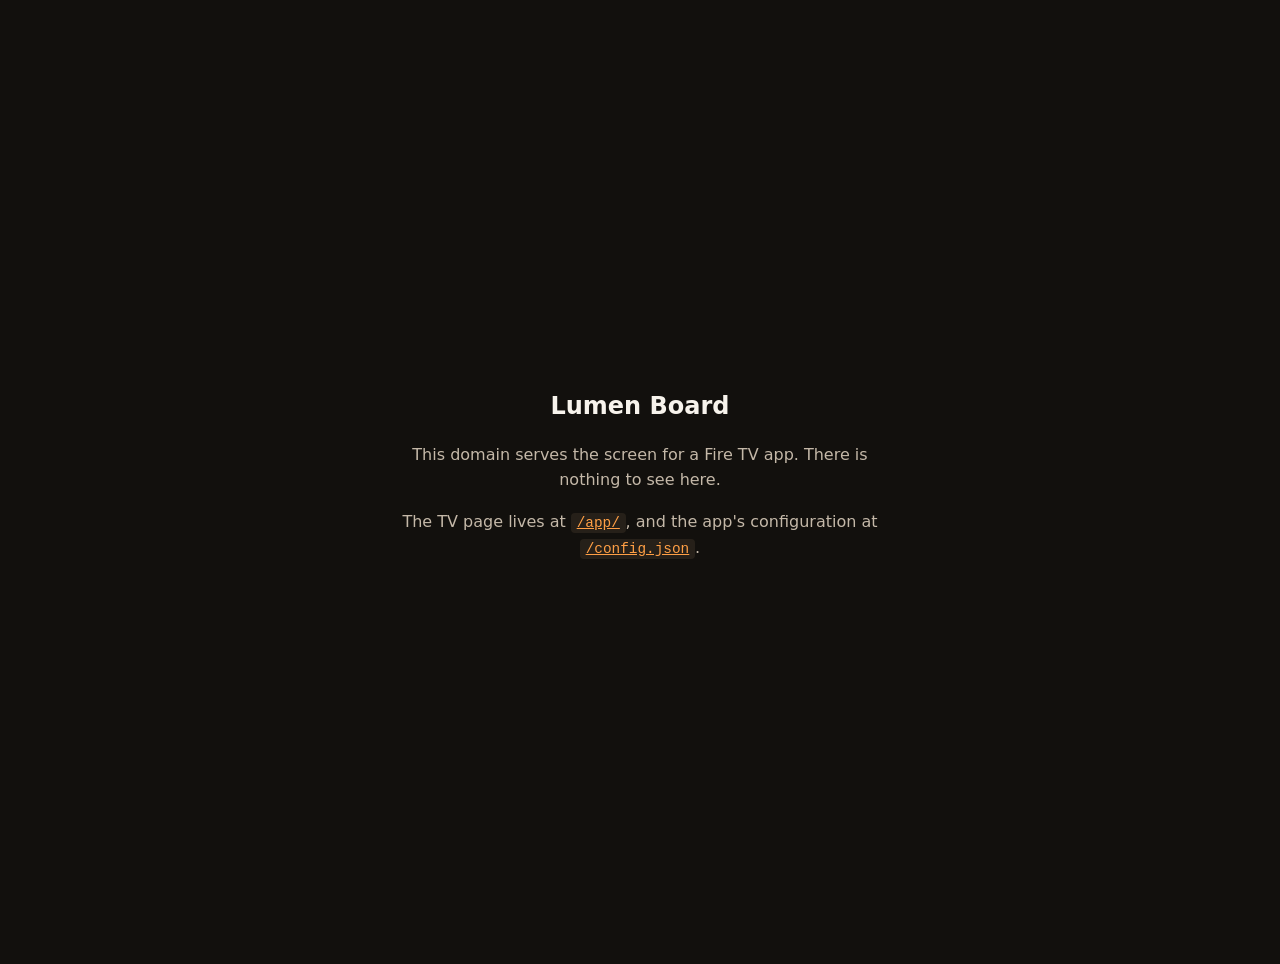
<file: index.html>
<!doctype html>
<html lang="en">
<head>
<meta charset="utf-8">
<meta name="viewport" content="width=device-width,initial-scale=1">
<title>Lumen Board</title>
<style>
  :root { color-scheme: dark; }
  body {
    margin: 0; min-height: 100vh;
    display: flex; align-items: center; justify-content: center;
    background: #12100D; color: #C4B8A8;
    font: 16px/1.6 system-ui, -apple-system, "Segoe UI", Roboto, sans-serif;
    text-align: center; padding: 2rem;
  }
  .card { max-width: 32rem; }
  h1 { color: #F7F3EC; font-size: 1.5rem; font-weight: 600; margin: 0 0 .75rem; }
  a { color: #FF9F45; }
  code { background: #262019; padding: .15em .4em; border-radius: 4px; font-size: .9em; }
</style>
</head>
<body>
  <div class="card">
    <h1>Lumen Board</h1>
    <p>This domain serves the screen for a Fire TV app. There is nothing to see here.</p>
    <p>The TV page lives at <a href="app/"><code>/app/</code></a>, and the app's
       configuration at <a href="config.json"><code>/config.json</code></a>.</p>
  </div>
</body>
</html>
</file>
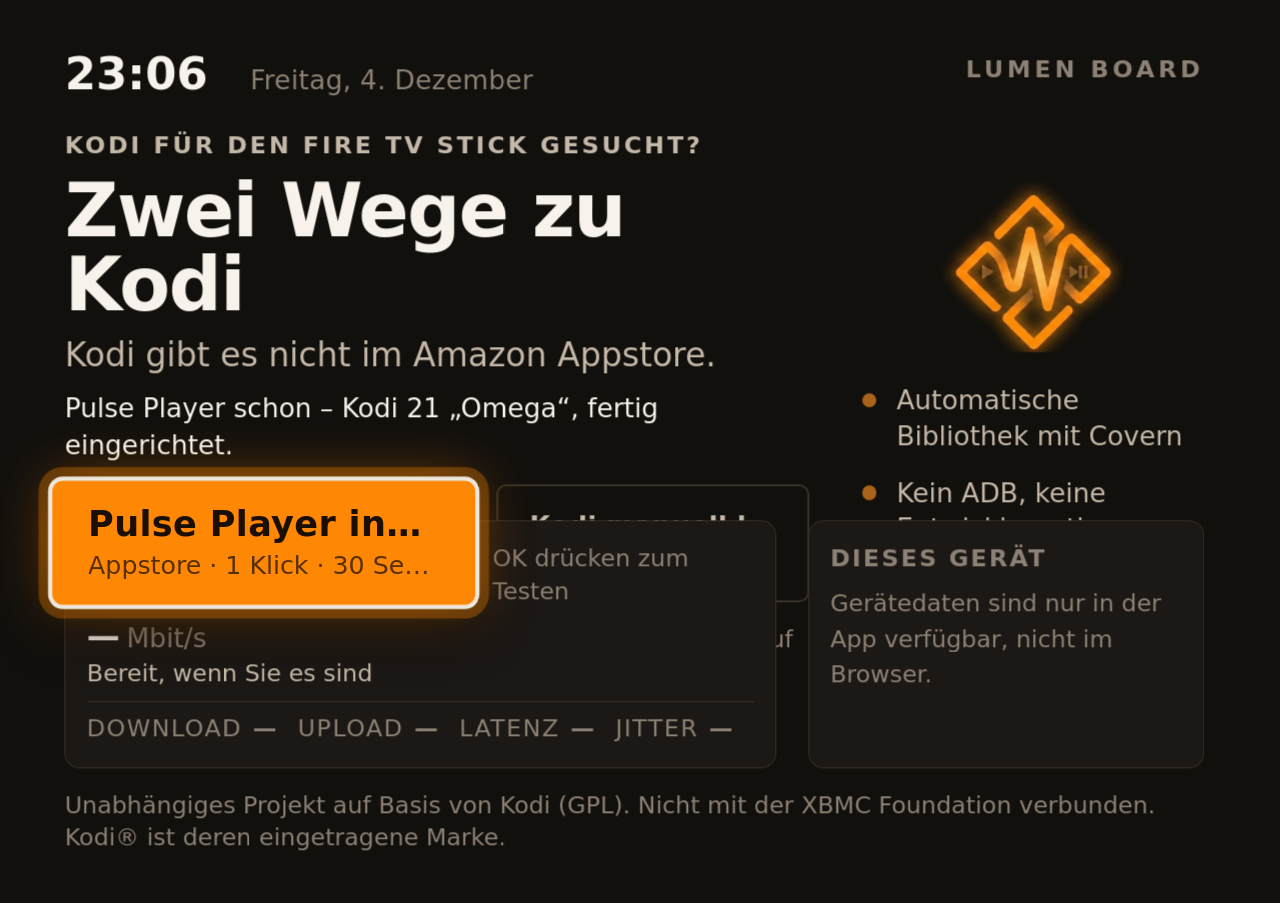
<file: app/index.html>
<!doctype html>
<html lang="en">
<head>
<meta charset="utf-8">
<!-- A TV WebView reports a real pixel viewport; boot.js drives all sizing from
     viewport height, so no scaling hints are wanted here. -->
<meta name="viewport" content="width=device-width,initial-scale=1,user-scalable=no">
<meta name="theme-color" content="#0B0E14">
<meta name="color-scheme" content="dark">
<!-- Fallback only. strings.js is the single source of truth for the name;
     app.js overwrites this on boot. Change it there, not here. -->
<title>KD Fireboard</title>
<link rel="manifest" href="manifest.webmanifest">

<link rel="stylesheet" href="css/tokens.css">
<link rel="stylesheet" href="css/themes.css">
<link rel="stylesheet" href="css/base.css">
<link rel="stylesheet" href="css/tv.css">

<!-- boot.js must run before anything else: it installs the on-screen error
     trap. If it loads late, a parse error anywhere else is an invisible black
     screen with no way to diagnose it from a sofa. -->
<script src="js/boot.js"></script>
</head>

<body>

  <div id="stage">

    <!-- Absolutely positioned, so it sits outside the column flow and
         cannot push the tiles around. Text is set by app.js. -->
    <div class="wordmark" id="wordmark"></div>

    <div class="clock" id="clock"></div>

    <!-- The offer. Empty and hidden unless config.json carries a `promo`
         block, so an app without one is completely unaffected. -->
    <div class="promo" id="promo" style="display:none"></div>

    <!-- The manual route. A second screen, not a panel: it takes the whole
         stage when open. Filled in by promo.js the first time it is asked for,
         so an app whose config has no `guide` never pays for it. -->
    <div class="guide" id="guide" style="display:none"></div>

    <div class="tiles">
      <!-- data-focusable is what nav.js collects. Anything actionable must
           carry it, or it is unreachable by remote and Amazon will fail it. -->
      <div class="tile" id="tile-speed"  data-focusable tabindex="0"></div>
      <div class="tile" id="tile-system" data-focusable tabindex="0"></div>
    </div>

    <!-- Empty in v1. .actions:empty collapses it, so the layout reads as
         finished rather than as something with a hole in it. -->
    <div class="actions" id="actions"></div>

    <!-- Fine print sits at the foot of the stage, not inside the promo block:
         as a wrapped flex child it escaped the promo's box and rendered behind
         the tiles. -->
    <div class="promo-legal" id="promo-legal"></div>

  </div>

  <div class="toast" id="toast"></div>

  <!-- A TV has no dev tools. This is where errors go. -->
  <div id="fatal">
    <h2>Something went wrong on this screen</h2>
    <pre></pre>
    <p class="hint">Hold the Home button and reopen the app to try again.</p>
  </div>

  <script src="js/strings.js"></script>
  <script src="js/bridge.js"></script>
  <script src="js/nav.js"></script>
  <script src="js/widgets/clock.js"></script>
  <script src="js/widgets/speed.js"></script>
  <script src="js/widgets/system.js"></script>
  <script src="js/widgets/promo.js"></script>
  <script src="js/app.js"></script>
</body>
</html>
</file>
<file: app/css/tokens.css>
/* ---------------------------------------------------------------------------
   Design tokens.

   Every value here is chosen for a screen watched from ~10 feet on hardware
   that may be a $25 stick. Nothing is decorative-by-accident: if you change a
   number, read the comment first.
   --------------------------------------------------------------------------- */

:root {
  /* Surfaces.
     Not #000. Pure black bands badly on cheap LCD panels and makes the panel
     bezel edge visible as a lighter frame in a dark room. */
  --bg:        #0B0E14;
  --bg-1:      #141924;
  --bg-2:      #1C2231;
  --bg-3:      #262E3F;
  --line:      #2A3244;

  /* Ink.
     Not #FFF. Pure white halates (blooms) on bright TV panels and is fatiguing
     at 10 feet. #F2F5FA reads as white without the glare. */
  --ink-hi:    #F2F5FA;
  --ink-mid:   #A6B0C3;
  --ink-low:   #6C7893;

  --accent:     #4EA8FF;
  --accent-dim: #2B6FB5;

  /* The accent again as bare RGB channels. The focus halo needs the accent at
     22% alpha, and rgba() cannot take a hex custom property — so the channels
     have to be available separately. color-mix() would be the modern answer;
     it is Chrome 111+, far past the Fire OS 6/7 baseline. */
  --accent-rgb: 78, 168, 255;
  --on-accent:  #0B0E14;

  /* --- Call to action -----------------------------------------------------
     Sampled from the Pulse Player icon itself (#FE8703), not guessed and not
     Amazon's #FF9900 — so the button and the product's own mark are the same
     colour on screen.

     Deliberately NOT --accent. The page chrome stays cool grey-blue and this is
     the only saturated colour anywhere on it, which is what makes the button
     read as "the one thing to press" rather than as another blue element among
     blue elements. Spreading it around would destroy that. */
  --cta:      #FE8703;
  --cta-rgb:  254, 135, 3;
  --cta-dim:  #A9631A;
  /* Warm near-black rather than #000: pure black on a saturated orange looks
     harsh and cheap at 10 feet. */
  --on-cta:   #1A0F02;


  /* The focus ring. Near-white on every theme, but warmed per theme so it
     never reads as a cold sticker pasted onto a warm palette. */
  --focus-ring: rgba(255, 255, 255, .92);
  --warm:       #FFB454;
  --ok:         #4ADE80;
  --warn:       #FBBF24;
  --bad:        #F87171;

  /* Type scale.
     boot.js sets the root font-size from viewport height, so 1rem is ~32px at
     1080p, ~21px at 720p and ~64px at 4K. That clears Amazon's body-text floor
     (14sp, about 28px at 1080p) and means one layout serves every panel
     instead of three sets of media queries. */
  --t-hero: 5.00rem;
  --t-xl:   1.70rem;
  --t-lg:   1.25rem;
  --t-md:   1.00rem;
  /* Floor. Nothing smaller than this ships. 0.90rem lands at ~28.6px on
     1080p, which puts even labels and captions over Amazon's 14sp minimum,
     so no string anywhere on the screen is undersized for review. */
  --t-sm:   0.90rem;

  --w-reg:  400;
  --w-med:  500;       /* Thin weights disappear on TV. 500 is the minimum. */
  --w-semi: 600;
  --w-bold: 700;

  --s1: 0.40rem;
  --s2: 0.80rem;
  --s3: 1.20rem;
  --s4: 2.00rem;
  --s5: 3.20rem;

  --r-sm: 0.30rem;
  --r-md: 0.55rem;
  --r-lg: 0.85rem;

  /* Motion.
     140ms is the sweet spot: long enough to read as movement, short enough
     that a slow stick still feels responsive. Anything over ~200ms on a
     focus change reads as lag, not polish. */
  --dur-fast: 120ms;
  --dur:      140ms;
  --dur-slow: 260ms;
  --ease: cubic-bezier(.2, .7, .3, 1);

  /* Safe area. Amazon asks that everything sit inside the inner 90%, i.e.
     clear of the outer 5%. 5.5 rather than 5 because a viewport that rounds
     down, or a panel with slightly more overscan than nominal, eats the
     difference and puts the layout edge back into the danger zone. */
  --safe-x: 5.5vw;
  --safe-y: 5.5vh;
}
</file>
<file: app/css/themes.css>
/* ---------------------------------------------------------------------------
   Themes.

   One page, several brands. tokens.css defines the default; each block here
   overrides it for one `data-theme` value, which boot.js sets from the `?t=`
   parameter in the URL before the first paint.

   Setting it that early matters: if the theme arrived later — from config.json,
   say — the viewer would see the blue palette flash and then turn amber. The
   URL is known at load time, so there is nothing to wait for.

   A theme changes colour AND shape. Two palettes on identical geometry still
   read as the same app wearing a different coat.

   Adding a brand is a block here plus a config file. Nothing else.
   --------------------------------------------------------------------------- */


/* === aurora — cool blue on near-black. The default. ======================= */
/* Declared explicitly rather than left implicit, so the two brands are
   symmetrical and neither is "the special one". */

:root[data-theme="aurora"] {
  --bg:        #0B0E14;
  --bg-1:      #141924;
  --bg-2:      #1C2231;
  --bg-3:      #262E3F;
  --line:      #2A3244;

  --ink-hi:    #F2F5FA;
  --ink-mid:   #A6B0C3;
  --ink-low:   #6C7893;

  --accent:     #4EA8FF;
  --accent-rgb: 78, 168, 255;
  --on-accent:  #0B0E14;

  /* --- Call to action -----------------------------------------------------
     Sampled from the Pulse Player icon itself (#FE8703), not guessed and not
     Amazon's #FF9900 — so the button and the product's own mark are the same
     colour on screen.

     Deliberately NOT --accent. The page chrome stays cool grey-blue and this is
     the only saturated colour anywhere on it, which is what makes the button
     read as "the one thing to press" rather than as another blue element among
     blue elements. Spreading it around would destroy that. */
  --cta:      #FE8703;
  --cta-rgb:  254, 135, 3;
  --cta-dim:  #A9631A;
  /* Warm near-black rather than #000: pure black on a saturated orange looks
     harsh and cheap at 10 feet. */
  --on-cta:   #1A0F02;

  --accent-dim: #2B6FB5;
  --focus-ring: rgba(255, 255, 255, .92);
  --warm:       #FFB454;
  --ok:         #4ADE80;
  --warn:       #FBBF24;
  --bad:        #F87171;

  --r-sm: 0.30rem;
  --r-md: 0.55rem;
  --r-lg: 0.85rem;
}


/* === ember — warm charcoal and amber ====================================== */

:root[data-theme="ember"] {
  /* Warm near-black. Still not #000, for the same banding reason, but the
     whole neutral ramp is pushed towards red so the amber does not look
     pasted onto a cold background. */
  --bg:        #12100D;
  --bg-1:      #1C1815;
  --bg-2:      #262019;
  --bg-3:      #332B22;
  --line:      #3A3128;

  --ink-hi:    #F7F3EC;
  --ink-mid:   #C4B8A8;
  --ink-low:   #8C8175;

  --accent:     #FF9F45;
  --accent-rgb: 255, 159, 69;
  --on-accent:  #12100D;

  /* Same CTA colour as aurora: Pulse Player has one brand orange, whichever
     app shows the offer. */
  --cta:      #FE8703;
  --cta-rgb:  254, 135, 3;
  --cta-dim:  #A9631A;
  --on-cta:   #1A0F02;
  --accent-dim: #B36F2E;
  /* Warm white, not pure white: on the ember palette #FFF reads as a cold
     cut-out sitting on top of the design. */
  --focus-ring: rgba(247, 243, 236, .94);

  /* The upload gauge uses --warm and the download gauge uses --accent. In a
     warm palette those two would be nearly the same colour, so separate them
     by LIGHTNESS instead of hue — which also survives a washed-out panel and
     colour-blind viewers, where a hue shift would not. */
  --warm:       #FFD9A0;

  --ok:         #7BC96F;
  --warn:       #FFC857;
  --bad:        #F2726F;

  /* Tighter corners than aurora. Part of what makes it a different app rather
     than a recolour. */
  --r-sm: 0.20rem;
  --r-md: 0.38rem;
  --r-lg: 0.55rem;
}
</file>
<file: app/css/base.css>
/* Reset + page frame. Deliberately small. */

*, *::before, *::after { box-sizing: border-box; }

html, body {
  margin: 0;
  padding: 0;
  height: 100%;
  overflow: hidden;              /* A TV never scrolls the document. */
  background: var(--bg);
  color: var(--ink-hi);
  font-family: "Inter", "Roboto", "Amazon Ember", system-ui, -apple-system, sans-serif;
  font-weight: var(--w-med);
  font-size: var(--t-md);
  line-height: 1.4;
  -webkit-font-smoothing: antialiased;
  -webkit-tap-highlight-color: transparent;
  text-rendering: optimizeLegibility;
}

/* No text selection, no drag, no long-press menus. This is a remote, not a mouse. */
body {
  -webkit-user-select: none;
  user-select: none;
  -webkit-touch-callout: none;
  cursor: none;                  /* Fire TV has no pointer. Hide the stray cursor. */
}

img { max-width: 100%; -webkit-user-drag: none; }
button { font: inherit; color: inherit; background: none; border: 0; }

::-webkit-scrollbar { width: 0; height: 0; display: none; }

h1, h2, h3, p { margin: 0; }

/* --- Boot / fatal error -----------------------------------------------------
   A TV has no dev tools. If the page throws, the only place the message can go
   is the screen — otherwise you get a black rectangle and no way to tell why. */

#fatal {
  position: fixed;
  top: 0; right: 0; bottom: 0; left: 0;
  display: none;
  padding: var(--safe-y) var(--safe-x);
  background: var(--bg);
  z-index: 9999;
  overflow: auto;
}
#fatal.on { display: block; }
#fatal h2 {
  font-size: var(--t-xl);
  font-weight: var(--w-semi);
  color: var(--bad);
  margin-bottom: var(--s3);
}
#fatal pre {
  font-family: "SF Mono", "Consolas", monospace;
  font-size: var(--t-sm);
  color: var(--ink-mid);
  white-space: pre-wrap;
  word-break: break-word;
  background: var(--bg-1);
  border: 1px solid var(--line);
  border-radius: var(--r-md);
  padding: var(--s3);
  margin-bottom: var(--s3);
}
#fatal .hint { color: var(--ink-low); font-size: var(--t-sm); }

/* --- Utility ---------------------------------------------------------------- */

.dim  { color: var(--ink-mid); }
.dimmer { color: var(--ink-low); }
.num  { font-variant-numeric: tabular-nums; font-feature-settings: "tnum" 1; }
.hidden { display: none !important; }
</file>
<file: app/css/tv.css>
/* ---------------------------------------------------------------------------
   Layout + widgets.

   Baseline is Chromium ~59 (the Fire OS 6/7 WebView). That rules out:
     flex `gap`, `clamp()`, `inset`, `:is()`, `aspect-ratio`, `backdrop-filter`.
   Grid is fine (Chrome 57) but must use `grid-gap`, not the `gap` shorthand.
   --------------------------------------------------------------------------- */

#stage {
  position: absolute;
  top: 0; right: 0; bottom: 0; left: 0;
  padding: var(--safe-y) var(--safe-x);
  display: -webkit-flex;
  display: flex;
  -webkit-flex-direction: column;
  flex-direction: column;
  opacity: 0;
  transition: opacity var(--dur-slow) var(--ease);
  /* Burn-in drift is applied here by clock.js via translate(). */
  will-change: transform, opacity;
}
#stage.ready { opacity: 1; }

/* ========================================================= WORDMARK ====== */
/* Top-right, quiet. It balances the clock in the opposite corner and makes
   the screen read as a product rather than a loose widget, without
   competing with the thing people actually came to look at. */

.wordmark {
  position: absolute;
  top: var(--safe-y);
  right: var(--safe-x);
  font-size: var(--t-sm);
  font-weight: var(--w-semi);
  letter-spacing: .16em;
  text-transform: uppercase;
  color: var(--ink-low);
  white-space: nowrap;
}

/* ============================================================ CLOCK ======= */

.clock {
  -webkit-flex: 0 0 auto;
  flex: 0 0 auto;
  margin-bottom: var(--s5);
}

.clock-time {
  font-size: var(--t-hero);
  font-weight: var(--w-semi);
  line-height: .92;
  letter-spacing: -0.02em;
  color: var(--ink-hi);
  /* Tabular figures. Without this the whole line twitches sideways every time
     a 1 replaces a 0, which is maddening on a screen you only glance at. */
  font-variant-numeric: tabular-nums;
  font-feature-settings: "tnum" 1;
}

.clock-secs {
  font-size: var(--t-lg);
  font-weight: var(--w-med);
  color: var(--ink-low);
  /* Set in em of the SECONDS size, and generous: without real separation the
     eye reads "7:31" + "59" as the single number 73159. */
  margin-left: .5em;
  letter-spacing: 0;
  font-variant-numeric: tabular-nums;
}

.clock-meridiem {
  font-size: var(--t-lg);
  font-weight: var(--w-semi);
  color: var(--ink-mid);
  margin-left: .6em;
  letter-spacing: .04em;
}
.clock-meridiem:empty { margin-left: 0; }   /* 24-hour locales: no dangling gap */

.clock-date {
  font-size: var(--t-lg);
  font-weight: var(--w-med);
  color: var(--ink-mid);
  margin-top: var(--s3);
  letter-spacing: .01em;
}

/* ============================================================= TILES ====== */

.tiles {
  -webkit-flex: 1 1 auto;
  flex: 1 1 auto;
  display: grid;
  grid-template-columns: 1.35fr 1fr;
  grid-gap: var(--s4);
  align-content: end;
  min-height: 0;
}

.tile {
  position: relative;                /* so focus scale() paints above siblings */
  background: var(--bg-1);
  border: 1px solid var(--line);
  border-radius: var(--r-lg);
  padding: var(--s4);
  display: -webkit-flex;
  display: flex;
  -webkit-flex-direction: column;
  flex-direction: column;
  transition:
    -webkit-transform var(--dur) var(--ease),
    transform var(--dur) var(--ease),
    background-color var(--dur) var(--ease),
    border-color var(--dur) var(--ease),
    box-shadow var(--dur) var(--ease);
}

.tile-head {
  display: -webkit-flex;
  display: flex;
  -webkit-align-items: baseline;
  align-items: baseline;
  margin-bottom: var(--s3);
}
.tile-title {
  font-size: var(--t-sm);
  font-weight: var(--w-semi);
  letter-spacing: .09em;
  text-transform: uppercase;
  color: var(--ink-low);
}
.tile-hint {
  margin-left: auto;
  font-size: var(--t-sm);
  color: var(--ink-low);
}

/* --- Focus -----------------------------------------------------------------
   The most important rule in this file. On a TV there is no pointer, so the
   focus ring is the only thing telling the viewer where they are. Scale +
   ring + lift, never colour alone: colour fails on a washed-out panel, in a
   bright room, and for a colour-blind viewer, often all at once. */

[data-focusable] { outline: none; }

/* `.nav-focus` is set by nav.js and is the one that actually matters.
   CSS :focus stops matching the moment the WebView loses window-level focus —
   a system dialog, a launcher overlay, or simply the shell forgetting to call
   requestFocus() — and the highlight silently disappears, leaving a screen
   that looks frozen. The class survives all of that. :focus is kept alongside
   it only so the page still behaves in a desktop browser. */
[data-focusable]:focus,
[data-focusable].nav-focus {
  background: var(--bg-2);
  border-color: rgba(var(--accent-rgb), .30);
  -webkit-transform: scale(1.05);
  transform: scale(1.05);
  box-shadow:
    0 0 0 4px  var(--focus-ring),
    0 0 0 12px rgba(var(--accent-rgb), .22),
    0 18px 44px rgba(0, 0, 0, .55);
  z-index: 2;
}
[data-focusable]:focus .tile-title,
[data-focusable].nav-focus .tile-title { color: var(--ink-mid); }

/* Momentary pressed state. Amazon asks for a visible selected state on OK,
   distinct from the focus state. */
[data-focusable].pressed {
  -webkit-transform: scale(0.99);
  transform: scale(0.99);
  transition-duration: 60ms;
}

/* ======================================================== SPEED TEST ====== */

.speed-body {
  -webkit-flex: 1 1 auto;
  flex: 1 1 auto;
  display: -webkit-flex;
  display: flex;
  -webkit-align-items: center;
  align-items: center;
}

.gauge { -webkit-flex: 0 0 auto; flex: 0 0 auto; margin-right: var(--s4); }
.gauge svg { display: block; width: 7.4rem; height: 7.4rem; }
.gauge-track { stroke: var(--bg-3); }
.gauge-fill  { stroke: var(--accent); transition: stroke-dashoffset 260ms linear, stroke 260ms linear; }
.gauge.up .gauge-fill { stroke: var(--warm); }

.speed-readout { -webkit-flex: 1 1 auto; flex: 1 1 auto; min-width: 0; }

.speed-value {
  font-size: 2.6rem;
  font-weight: var(--w-semi);
  line-height: 1;
  color: var(--ink-hi);
  font-variant-numeric: tabular-nums;
}
.speed-value .unit {
  font-size: var(--t-lg);
  font-weight: var(--w-med);
  color: var(--ink-low);
  margin-left: .25em;
}
.speed-stage {
  font-size: var(--t-md);
  color: var(--ink-mid);
  margin-top: var(--s2);
  min-height: 1.4em;
}
.speed-detail {
  font-size: var(--t-sm);
  color: var(--ink-low);
  margin-top: var(--s1);
  min-height: 1.4em;
}
.speed-detail.error { color: var(--bad); }

.speed-metrics {
  display: -webkit-flex;
  display: flex;
  margin-top: var(--s3);
  padding-top: var(--s3);
  border-top: 1px solid var(--line);
}
.metric { -webkit-flex: 1 1 0; flex: 1 1 0; }
.metric-label {
  font-size: var(--t-sm);
  color: var(--ink-low);
  letter-spacing: .06em;
  text-transform: uppercase;
}
.metric-value {
  font-size: var(--t-lg);
  font-weight: var(--w-semi);
  color: var(--ink-hi);
  font-variant-numeric: tabular-nums;
  margin-top: .1em;
}
.metric-value.pending { color: var(--ink-low); }

/* =========================================================== SYSTEM ======= */

.sys-row {
  display: -webkit-flex;
  display: flex;
  -webkit-align-items: baseline;
  align-items: baseline;
  margin-bottom: var(--s3);
}
.sys-row:last-child { margin-bottom: 0; }
/* 5.5rem, not more. The label column steals width from the value, and the
   longest real string here ("412 MB free of 1.5 GB") wraps to two lines the
   moment the column passes about 6rem — which then overflows the tile. */
.sys-label { font-size: var(--t-sm); color: var(--ink-low); -webkit-flex: 0 0 5.5rem; flex: 0 0 5.5rem; }
.sys-value {
  font-size: var(--t-md);
  color: var(--ink-hi);
  font-variant-numeric: tabular-nums;
  -webkit-flex: 1 1 auto;
  flex: 1 1 auto;
  min-width: 0;              /* let it shrink rather than push the row wider */
}

.bar {
  height: .48rem;
  border-radius: 999px;
  background: var(--bg-3);
  overflow: hidden;
  margin-top: var(--s2);
}
.bar-fill {
  height: 100%;
  border-radius: 999px;
  background: var(--accent);
  width: 0;
  transition: width var(--dur-slow) var(--ease), background-color var(--dur) var(--ease);
}
.bar-fill.warn { background: var(--warn); }
.bar-fill.bad  { background: var(--bad); }

.sys-unavailable {
  font-size: var(--t-sm);
  color: var(--ink-low);
  line-height: 1.5;
}

/* ========================================================== BUTTONS ======= */
/* Empty in v1. These rules exist now so that adding a button later is a pure
   data change to config.json, with no CSS to write at that point. */

.actions {
  -webkit-flex: 0 0 auto;
  flex: 0 0 auto;
  display: -webkit-flex;
  display: flex;
  margin-top: var(--s4);
}
.actions:empty { display: none; }   /* v1: collapses cleanly, leaves no ghost gap */

.action {
  background: var(--bg-1);
  border: 1px solid var(--line);
  border-radius: var(--r-md);
  padding: var(--s3) var(--s4);
  margin-right: var(--s3);
  text-align: left;
  display: -webkit-flex;
  display: flex;
  -webkit-align-items: center;
  align-items: center;
  position: relative;
  transition:
    -webkit-transform var(--dur) var(--ease),
    transform var(--dur) var(--ease),
    background-color var(--dur) var(--ease),
    box-shadow var(--dur) var(--ease);
}
.action-icon { width: 2rem; height: 2rem; margin-right: var(--s3); -webkit-flex: 0 0 auto; flex: 0 0 auto; }
.action-label { font-size: var(--t-md); font-weight: var(--w-semi); color: var(--ink-hi); }
.action-sub { font-size: var(--t-sm); color: var(--ink-low); margin-top: .1em; }

/* =========================================================== TOAST ======== */

.toast {
  position: absolute;
  left: var(--safe-x);
  bottom: var(--safe-y);
  max-width: 34rem;
  background: var(--bg-2);
  border: 1px solid var(--line);
  border-radius: var(--r-md);
  padding: var(--s3) var(--s4);
  font-size: var(--t-md);
  color: var(--ink-hi);
  box-shadow: 0 18px 44px rgba(0, 0, 0, .6);
  opacity: 0;
  -webkit-transform: translateY(.6rem);
  transform: translateY(.6rem);
  transition: opacity var(--dur) var(--ease), -webkit-transform var(--dur) var(--ease), transform var(--dur) var(--ease);
  pointer-events: none;
}
.toast.on { opacity: 1; -webkit-transform: none; transform: none; }

/* ============================================== Not a television ========== */
/* The site is publicly reachable, so somebody will eventually open it on a
   phone. This is the only real breakpoint in the file and it exists purely so
   that visit does not look broken. No Fire TV is anywhere near these
   dimensions (720p is the floor), so none of it can reach the real target. */

@media (max-width: 900px), (max-height: 560px) {
  html, body { overflow: auto; cursor: auto; }

  #stage { position: static; min-height: 100%; }

  .wordmark {
    position: static;
    display: block;
    text-align: right;
    margin-bottom: var(--s3);
  }

  .clock { margin-bottom: var(--s4); }
  .clock-time { font-size: 3rem; }

  .tiles { grid-template-columns: 1fr; align-content: start; }

  /* Gauge beside readout needs roughly 30rem to breathe; below that the text
     column collapses to two words per line. Stack it. */
  .speed-body { display: block; }
  .gauge { margin-right: 0; margin-bottom: var(--s3); }

  /* Four metrics side by side become four unreadable slivers well before this
     width; stack them instead. */
  .speed-metrics { display: block; }
  .metric { margin-bottom: var(--s2); }

  .actions { display: block; }
  .action { margin-right: 0; margin-bottom: var(--s2); }
}

/* =========================================== 720p / low-memory trims ====== */
/* A 720p stick is also the slowest hardware in the fleet. Drop the expensive
   multi-layer shadows there rather than dropping frames. */
@media (max-height: 760px) {
  [data-focusable]:focus,
  [data-focusable].nav-focus { box-shadow: 0 0 0 4px var(--focus-ring), 0 0 0 10px rgba(var(--accent-rgb), .22); }
  .toast { box-shadow: none; }
}



/* ==========================================================================
   PROMO LAYOUT
   Active only when config.json contains a `promo` block; app.js puts
   `.has-promo` on #stage. Without it the page keeps its original layout, so an
   app with no promo is untouched by any of this.

   The trade: the clock and the speed test are what make somebody keep the app
   installed, but they are not what this screen is FOR. They shrink to a header
   and a footer, and the offer takes the middle.

   The hard constraint is VERTICAL. A 16:9 screen at 720p leaves roughly 640px
   inside the safe area, and that has to hold a header, an offer, a footer and
   a legal line. Every size below is chosen against that budget — if you make
   something bigger here, take the room from somewhere else, or the call to
   action slides off the bottom of the screen where nobody will ever press it.
   ========================================================================== */

/* --- clock becomes a header line ---------------------------------------- */

.has-promo .clock {
  display: -webkit-flex;
  display: flex;
  -webkit-align-items: baseline;
  align-items: baseline;
  margin-bottom: var(--s3);
}
.has-promo .clock-time     { font-size: var(--t-xl); letter-spacing: 0; }
.has-promo .clock-secs     { display: none; }   /* ticking seconds are noise up here */
.has-promo .clock-meridiem { font-size: var(--t-md); margin-left: .4em; }
.has-promo .clock-date {
  font-size: var(--t-md);
  margin-top: 0;
  margin-left: var(--s3);
  color: var(--ink-low);
}

/* --- the offer ----------------------------------------------------------- */

.promo {
  -webkit-flex: 1 1 auto;
  flex: 1 1 auto;
  display: -webkit-flex;
  display: flex;
  -webkit-flex-wrap: wrap;
  flex-wrap: wrap;
  -webkit-align-items: center;
  align-items: center;
  min-height: 0;          /* so it can give room back rather than overflow */
}

.promo-main { -webkit-flex: 1 1 0; flex: 1 1 0; min-width: 0; }

.promo-eyebrow {
  font-size: var(--t-sm);
  font-weight: var(--w-semi);
  letter-spacing: .12em;
  text-transform: uppercase;
  color: var(--ink-mid);
  margin-bottom: var(--s1);
}

.promo-title {
  font-size: 2.8rem;
  font-weight: var(--w-bold);
  line-height: 1;
  letter-spacing: -0.02em;
  color: var(--ink-hi);
}

.promo-subtitle {
  font-size: var(--t-lg);
  font-weight: var(--w-med);
  color: var(--ink-mid);
  margin-top: var(--s1);
}

.promo-lead {
  font-size: var(--t-md);
  color: var(--ink-hi);
  line-height: 1.4;
  margin-top: var(--s1);
  max-width: 30rem;
}

/* --- the two actions -----------------------------------------------------
   One row, two buttons, deliberately unequal. See the long note at the top of
   promo.js for why there are two at all.

   They are flex items rather than content-sized inline-blocks on purpose: the
   labels are translatable, and a German string that is fine at 1080p can be
   four characters too wide at 720p. Content sizing would silently wrap the row
   and push the buttons off the bottom of a screen nobody can scroll. Sharing
   the row proportionally cannot overflow, whatever the copy says.

   The 1.35/1 split is the hierarchy in geometry: the primary is a third wider
   before colour is involved at all, so it still reads as the main action on a
   washed-out panel or for a colour-blind viewer. */

.promo-actions {
  display: -webkit-flex;
  display: flex;
  -webkit-align-items: stretch;
  align-items: stretch;   /* equal heights whatever the sublabels say */
  /* s2 not s3: the promo column lands within a few pixels of its vertical
     budget, and this margin is the cheapest place to buy slack without making
     any text smaller. */
  margin-top: var(--s2);
}
/* With nothing to sit beside, the primary goes back to being sized by its own
   label rather than stretching across the whole column. A lone button as wide
   as the paragraph above it reads as a banner, not as something to press. */
.promo-actions.single { display: block; }

.promo-cta,
.promo-alt {
  -webkit-flex: 1.35 1 0;
  flex: 1.35 1 0;
  min-width: 0;           /* required, or a long label refuses to shrink */
  display: block;
  text-align: center;
  padding: var(--s2) var(--s3);
  border-radius: var(--r-md);
  position: relative;
  transition:
    -webkit-transform var(--dur) var(--ease),
    transform var(--dur) var(--ease),
    background-color var(--dur) var(--ease),
    border-color var(--dur) var(--ease),
    box-shadow var(--dur) var(--ease);
}
.promo-actions.single .promo-cta {
  display: inline-block;
  padding: var(--s2) var(--s4);
}

.promo-cta {
  color: var(--on-cta);
  background: var(--cta);
  border: 2px solid var(--cta);
  /* A resting bloom, echoing the glow in the Pulse Player mark. Present even
     unfocused, so the button reads as lit rather than flat — and so the eye
     lands on it before anything else on the screen. */
  box-shadow: 0 6px 26px rgba(var(--cta-rgb), .26);
}

/* The secondary. An outline, never a second fill: two filled buttons side by
   side make the viewer choose, and a viewer choosing is a viewer not pressing.
   This one has to be findable and legible — it is the honest half of the offer
   — without ever being the thing the eye lands on first. */
.promo-alt {
  -webkit-flex: 1 1 0;
  flex: 1 1 0;
  margin-left: var(--s3);
  color: var(--ink-mid);
  background: transparent;
  border: 2px solid var(--line);
}

.cta-label {
  display: block;
  font-size: var(--t-lg);
  font-weight: var(--w-bold);
  line-height: 1.1;
  letter-spacing: .01em;
  /* Never wrap a button label. A two-line label on one button and a one-line
     label on the other makes the row look broken from across a room. */
  white-space: nowrap;
  overflow: hidden;
  text-overflow: ellipsis;
}
/* Smaller on the secondary. Part of the same hierarchy as the width: the two
   labels are not equals and should not be set as equals. */
.promo-alt .cta-label { font-size: var(--t-md); font-weight: var(--w-semi); }

/* The price of each route, in plain words. This line is doing most of the
   persuading on this screen and all of it is true: one is a single press, the
   other is twenty minutes of developer options. Stating both is what makes the
   first believable. */
.cta-sub {
  display: block;
  font-size: var(--t-sm);
  font-weight: var(--w-med);
  line-height: 1.2;
  margin-top: .25em;
  white-space: nowrap;
  overflow: hidden;
  text-overflow: ellipsis;
  /* Carried on the button's own colour at reduced alpha rather than a fixed
     grey, so it stays legible on the orange fill and on the dark outline
     without needing a second rule per theme. */
  opacity: .72;
}

/* The generic focus rule repaints a focused element with the surface colour,
   which would erase the button's fill and leave a grey rectangle. Restate the
   fill so the button grows and gains a ring WITHOUT stopping looking like a
   button. Declared after that rule, so equal specificity resolves here. */
.promo-cta:focus,
.promo-cta.nav-focus {
  background: var(--cta);
  border-color: var(--cta);
  -webkit-transform: scale(1.06);
  transform: scale(1.06);
  box-shadow:
    0 0 0 4px  var(--focus-ring),
    0 0 0 13px rgba(var(--cta-rgb), .30),
    0 0 52px  rgba(var(--cta-rgb), .45),
    0 20px 48px rgba(0, 0, 0, .6);
}

/* Focused, the secondary brightens to full ink and takes the accent — not the
   CTA orange. Borrowing the primary's colour on focus would make the two
   buttons look identical at the exact moment the viewer is deciding between
   them. */
.promo-alt:focus,
.promo-alt.nav-focus {
  background: var(--bg-2);
  color: var(--ink-hi);
  border-color: rgba(var(--accent-rgb), .55);
  -webkit-transform: scale(1.04);
  transform: scale(1.04);
  box-shadow:
    0 0 0 4px  var(--focus-ring),
    0 0 0 12px rgba(var(--accent-rgb), .22),
    0 18px 44px rgba(0, 0, 0, .55);
}

/* The fine print: the terms of the offer AND what pressing OK actually does,
   on ONE line separated by a middot.

   They used to be two stacked lines. Merging them was forced by the second
   button — the action row grew a sublabel inside each button and the left
   column started overflowing its box by ~18px, far enough to touch the footer
   tiles. This was the right 20px to give up: two grey micro-lines under a
   button are visual noise, and neither sentence is weakened by sharing a line.

   Do not delete the "opens the Appstore" half to save more. Saying where a
   button on a shared living-room screen will take you is what removes the
   hesitation before pressing it.

   s2, not s1: the focused primary scales 1.06 and carries a 13px halo, and at
   the smaller margin this line sat inside the glow — which on a TV reads as
   text bleeding out of the button. */
.promo-fine {
  font-size: var(--t-sm);
  color: var(--ink-mid);
  margin-top: var(--s2);
}
.promo-fine .promo-opens { color: var(--ink-low); }

/* --- second column: artwork and benefits --------------------------------- */

/* 30%, down from 36%, and a smaller gutter. The action row now holds two
   buttons instead of one and needs the width more than the bullets do —
   narrowing this column is what keeps both labels on one line each at 720p. */
.promo-side {
  -webkit-flex: 0 0 30%;
  flex: 0 0 30%;
  margin-left: var(--s4);
  min-width: 0;
}

.promo-art { margin-bottom: var(--s2); text-align: center; }
.promo-art img {
  max-width: 100%;
  /* 6.5rem, not larger. The right column has to hold the mark AND three
     benefit lines inside the same height the left column gets, and the mark is
     the part that can shrink without losing meaning. */
  max-height: 6.5rem;
  /* No border or radius: the artwork is a glowing mark on transparency, and a
     frame around a glow looks like a mistake. */
}
/* Only reached when a configured image fails to load. A play glyph beats a
   broken-image icon, and beats a hole in the layout that reads as breakage. */
.promo-art.fallback {
  min-height: 7rem;
  border: 2px solid var(--line);
  border-radius: var(--r-lg);
  background: var(--bg-1);
  display: -webkit-flex;
  display: flex;
  -webkit-align-items: center;
  align-items: center;
  -webkit-justify-content: center;
  justify-content: center;
}
.promo-art.fallback::after {
  content: '';
  width: 0; height: 0;
  border-left: 2rem solid var(--accent);
  border-top: 1.25rem solid transparent;
  border-bottom: 1.25rem solid transparent;
  margin-left: .4rem;
}

.promo-bullets { list-style: none; margin: 0; padding: 0; }
.promo-bullets li {
  display: -webkit-flex;
  display: flex;
  -webkit-align-items: flex-start;
  align-items: flex-start;
  font-size: var(--t-md);
  color: var(--ink-mid);
  line-height: 1.35;
  margin-bottom: var(--s2);
}
.promo-bullets li:last-child { margin-bottom: 0; }
.promo-tick {
  -webkit-flex: 0 0 auto;
  flex: 0 0 auto;
  width: .55em;
  height: .55em;
  border-radius: 999px;
  background: var(--cta-dim);
  margin-right: .75em;
  margin-top: .4em;
}

/* Full width, below both columns. Fine print, but at the same --t-sm floor as
   everything else: a disclaimer nobody can read from the sofa is not one. */
.promo-legal {
  -webkit-flex: 0 0 auto;
  flex: 0 0 auto;
  font-size: var(--t-sm);
  color: var(--ink-low);
  line-height: 1.35;
  margin-top: var(--s2);
}
.promo-legal:empty { display: none; }

/* --- speed and device shrink into a footer ------------------------------- */

.has-promo .tiles {
  -webkit-flex: 0 0 auto;
  flex: 0 0 auto;
  grid-template-columns: 1.25fr 1fr;
  grid-gap: var(--s3);
  align-content: start;
  margin-top: var(--s2);
}
.has-promo .tile { padding: var(--s2); }
.has-promo .tile-head { margin-bottom: var(--s1); }

/* The gauge is the first thing to go: it is 4rem of height for information the
   number beside it already gives. */
.has-promo .gauge { display: none; }
.has-promo .speed-value { font-size: var(--t-lg); }
.has-promo .speed-value .unit { font-size: var(--t-md); }

/* min-height comes off so these collapse when empty instead of holding open a
   gap the footer cannot spare. Errors still appear — they simply do not
   reserve space while nothing is wrong. */
.has-promo .speed-stage,
.has-promo .speed-detail { font-size: var(--t-sm); min-height: 0; margin-top: .2em; }
/* Every pixel taken off the footer is a pixel the offer gets back: the promo
   is the flexible item, so the two trade directly. */
.has-promo .speed-metrics { margin-top: var(--s1); padding-top: var(--s1); }
/* Label and value share a line instead of stacking. Four stacked metrics cost
   about 40px of a footer that has none to give, and read no better. */
.has-promo .metric {
  display: -webkit-flex;
  display: flex;
  -webkit-align-items: baseline;
  align-items: baseline;
}
.has-promo .metric { padding-right: var(--s2); }
.has-promo .metric-label { margin-right: .45em; }
.has-promo .metric-value { font-size: var(--t-sm); margin-top: 0; }

/* The idle blurb is two lines explaining that the test uses real data — worth
   saying when the speed test is the point of the screen, not when it is a
   footer. Errors are exempt: those must never be silently hidden. */
.has-promo .speed-detail { display: none; }
.has-promo .speed-detail.error { display: block; }

.has-promo .sys-row--secondary { display: none; }
.has-promo .sys-row { margin-bottom: var(--s1); }
.has-promo .sys-value { font-size: var(--t-sm); }
.has-promo .bar { height: .34rem; }

/* ==========================================================================
   THE MANUAL ROUTE
   A second screen, shown when the viewer presses the secondary button. Opened
   and closed by promo.js, which puts `.guide-open` on #stage.

   It takes the WHOLE stage: the clock, the offer and the footer tiles all go
   away while it is up. That is not tidiness — six numbered steps at a size
   readable from a sofa do not fit alongside them, and a television must never
   scroll to reach content.
   ========================================================================== */

/* #stage beats `.has-promo .clock` on specificity, which is the point: these
   have to win against the promo layout's own display rules. */
#stage.guide-open .clock,
#stage.guide-open .promo,
#stage.guide-open .tiles,
#stage.guide-open .promo-legal { display: none; }

#stage.guide-open .guide {
  display: -webkit-flex;
  display: flex;
}

.guide {
  -webkit-flex: 1 1 auto;
  flex: 1 1 auto;
  -webkit-flex-direction: column;
  flex-direction: column;
  /* Centred as one block. Pinned to the top, the steps left a hole between
     themselves and the action row that read as a half-loaded screen; the
     alternative — stretching the steps to fill it — spaces six short lines so
     far apart they stop looking like one list. */
  -webkit-justify-content: center;
  justify-content: center;
  min-height: 0;
}

.guide-head { -webkit-flex: 0 0 auto; flex: 0 0 auto; }

.guide-title {
  font-size: var(--t-xl);
  font-weight: var(--w-bold);
  line-height: 1.1;
  letter-spacing: -0.01em;
  color: var(--ink-hi);
}
.guide-lead {
  font-size: var(--t-md);
  color: var(--ink-mid);
  line-height: 1.35;
  margin-top: var(--s1);
  max-width: 46rem;
}

/* Two columns. Six steps stacked vertically is about 400px at this size, which
   with a heading and an action row does not fit inside 720p's safe area. Side
   by side they fit with room to spare, and a wide short block is the shape a
   television wants anyway. */
.guide-body {
  -webkit-flex: 0 0 auto;
  flex: 0 0 auto;
  display: -webkit-flex;
  display: flex;
  -webkit-align-items: flex-start;
  align-items: flex-start;
  margin-top: var(--s3);
  min-height: 0;
}

.guide-steps {
  -webkit-flex: 1 1 0;
  flex: 1 1 0;
  min-width: 0;
  list-style: none;
  margin: 0;
  padding: 0;
}
.guide-steps + .guide-steps { margin-left: var(--s4); }

.guide-steps li {
  display: -webkit-flex;
  display: flex;
  -webkit-align-items: flex-start;
  align-items: flex-start;
  font-size: var(--t-md);
  color: var(--ink-mid);
  line-height: 1.3;
  margin-bottom: var(--s2);
}
.guide-steps li:last-child { margin-bottom: 0; }

/* Numbered, not bulleted. The count IS the argument — "step 5 of 6" tells the
   viewer how long this is going to take faster than any sentence could. */
.guide-num {
  -webkit-flex: 0 0 auto;
  flex: 0 0 auto;
  width: 1.6em;
  height: 1.6em;
  margin-right: .7em;
  border-radius: 999px;
  background: var(--bg-2);
  border: 1px solid var(--line);
  color: var(--ink-low);
  font-size: var(--t-sm);
  font-weight: var(--w-bold);
  line-height: 1.5em;
  text-align: center;
  font-variant-numeric: tabular-nums;
}

/* s5, because the focused primary's halo reaches ~13px past its own edge and
   at s4 it washed over the last step in the left column. */
.guide-foot { -webkit-flex: 0 0 auto; flex: 0 0 auto; margin-top: var(--s5); }

.guide-actions {
  display: -webkit-flex;
  display: flex;
  -webkit-align-items: stretch;
  align-items: stretch;
}
/* Narrower than the main screen's row: here the buttons sit under a block of
   text rather than beside a column, and a full-width pair would read as a
   footer bar rather than as two things to press. */
.guide-cta { -webkit-flex: 0 1 24rem; flex: 0 1 24rem; }
.guide-back { -webkit-flex: 0 1 11rem; flex: 0 1 11rem; }

.guide-foot-note {
  font-size: var(--t-sm);
  color: var(--ink-low);
  line-height: 1.35;
  margin-top: var(--s2);
  max-width: 52rem;
}

/* --- not a television ---------------------------------------------------- */
@media (max-width: 900px), (max-height: 560px) {
  .promo { display: block; }
  .promo-side { margin-left: 0; margin-top: var(--s3); }
  .promo-title { font-size: 2.1rem; }

  /* Off a TV there is no D-pad and no 10-foot distance, so the row can stack.
     Wrapping is what stops two full-size buttons from crushing each other on a
     phone-width browser window. */
  .promo-actions,
  .guide-actions {
    -webkit-flex-wrap: wrap;
    flex-wrap: wrap;
  }
  .promo-cta,
  .promo-alt {
    -webkit-flex: 1 1 14rem;
    flex: 1 1 14rem;
  }
  .promo-alt { margin-left: var(--s2); }

  .guide-body { display: block; }
  .guide-steps + .guide-steps { margin-left: 0; margin-top: var(--s2); }
}
</file>
